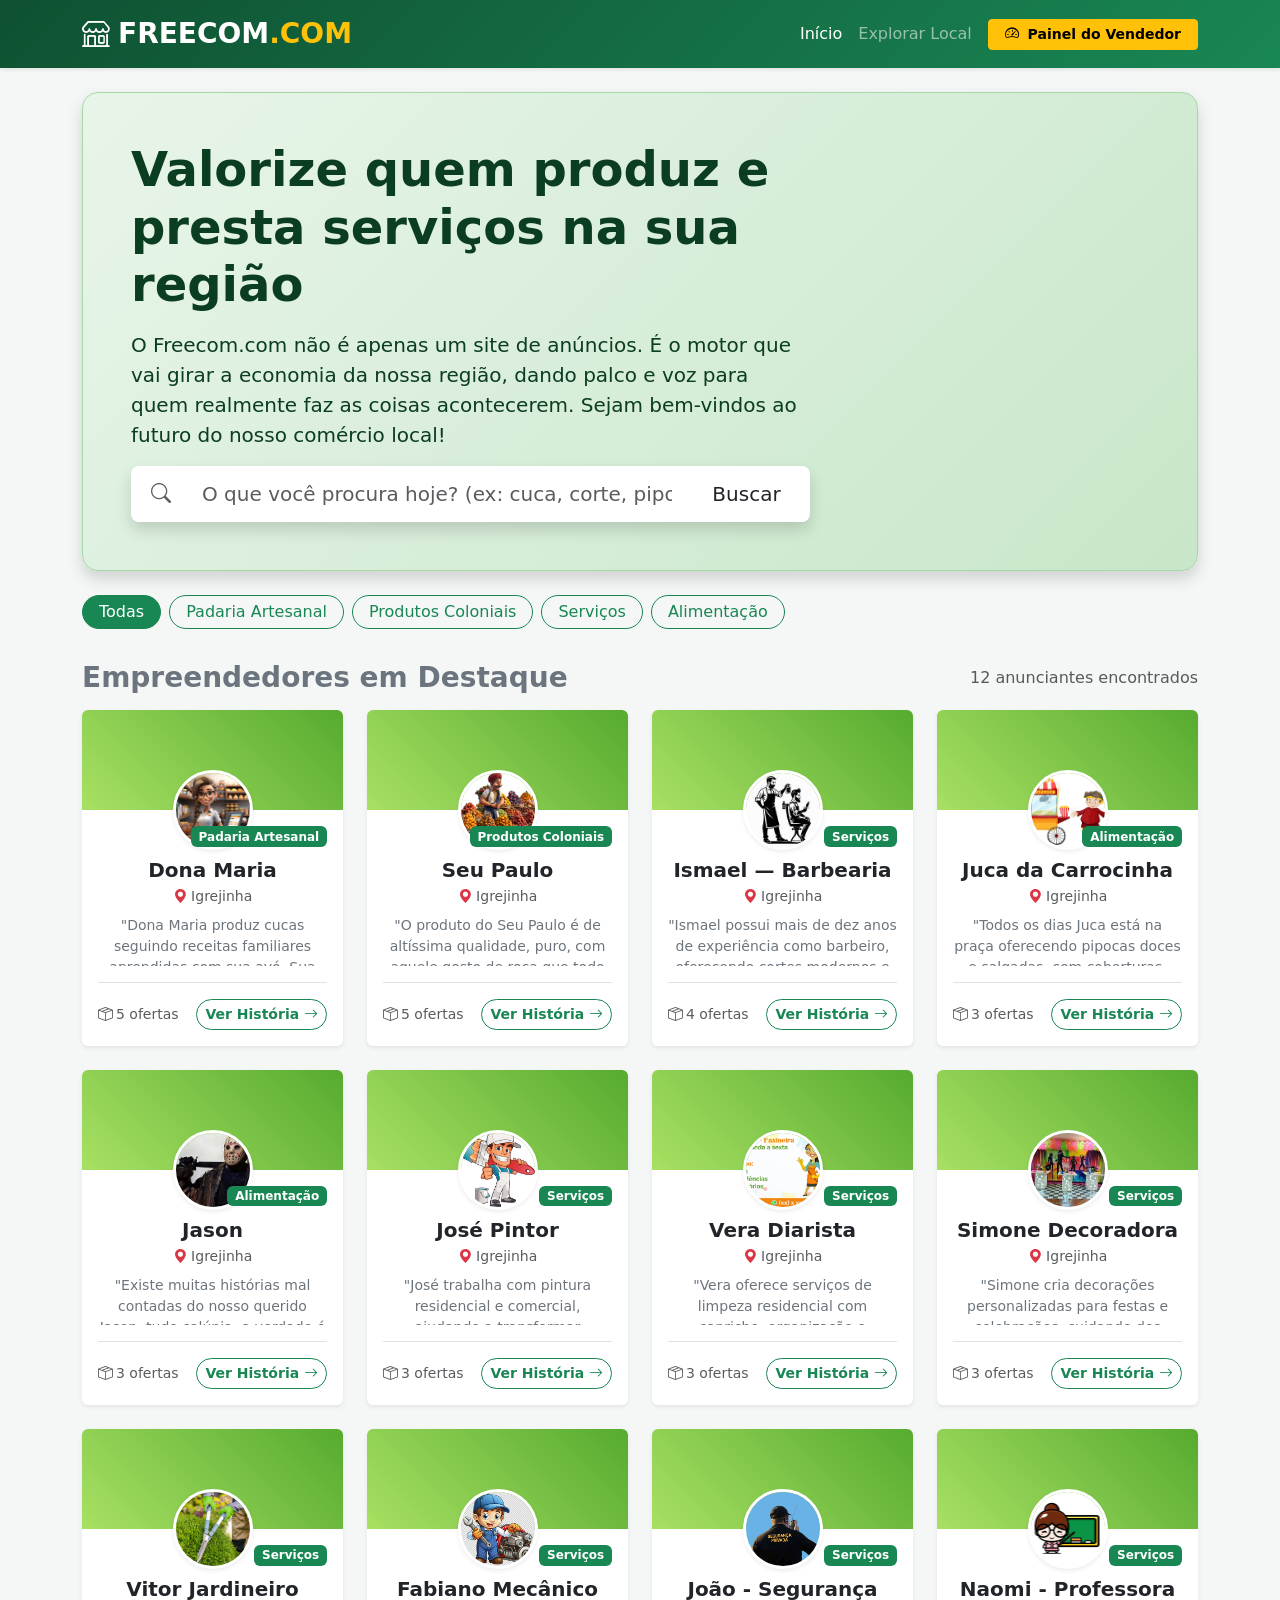
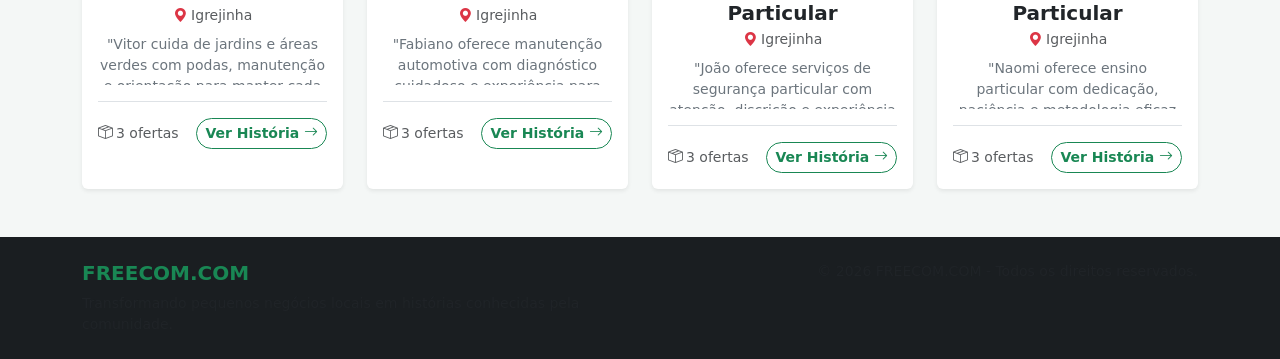
<file: index.html>
<!DOCTYPE html>
<html lang="pt-BR">
<head>
  <meta charset="UTF-8">
  <meta name="viewport" content="width=device-width, initial-scale=1.0">
  <title>FREECOM.COM - O Marketplace da Economia Local</title>
  <!-- Bootstrap 5 CSS -->
  <link href="https://cdn.jsdelivr.net/npm/bootstrap@5.3.0/dist/css/bootstrap.min.css" rel="stylesheet">
  <!-- Bootstrap Icons -->
  <link rel="stylesheet" href="https://cdn.jsdelivr.net/npm/bootstrap-icons@1.11.1/font/bootstrap-icons.css">
  <!-- Estilos Personalizados -->
  <link rel="stylesheet" href="style.css">

</head>
<body class="home-page">

  <!-- Navbar -->
  <nav class="navbar navbar-expand-lg navbar-dark bg-freecom sticky-top shadow-sm">
    <div class="container">
      <a class="navbar-brand fw-bold fs-3" href="index.html">
        <i class="bi bi-shop me-2"></i><span class="text-site-blue">FREECOM</span><span class="text-warning">.COM</span>
      </a>
      <button class="navbar-toggler" type="button" data-bs-toggle="collapse" data-bs-target="#navContent">
        <span class="navbar-toggler-icon"></span>
      </button>
      <div class="collapse navbar-collapse" id="navContent">
        <ul class="navbar-nav ms-auto mb-2 mb-lg-0 align-items-center">
          <li class="nav-item"><a class="nav-link active" href="index.html">Início</a></li>
          <li class="nav-item"><a class="nav-link" href="#anunciantes">Explorar Local</a></li>
          <li class="nav-item ms-lg-2">
            <a class="btn btn-warning fw-semibold btn-sm px-3" href="dashboard.html">
              <i class="bi bi-speedometer2 me-1"></i> Painel do Vendedor
            </a>
          </li>
        </ul>
      </div>
    </div>
  </nav>

  <!-- Hero Section -->
  <header class="container my-4">
    <div class="hero-banner p-4 p-md-5 shadow">
      <div class="col-lg-8">
        <h1 class="display-5 fw-bold mb-3">Valorize quem produz e presta serviços na sua região</h1>
        <p class="lead">O Freecom.com não é apenas um site de anúncios. É o motor que vai girar a economia da nossa região, dando palco e voz para quem realmente faz as coisas acontecerem. Sejam bem-vindos ao futuro do nosso comércio local!</p>
        
        <!-- Barra de Pesquisa -->
        <div class="input-group input-group-lg bg-white rounded-3 p-1 shadow">
          <span class="input-group-text bg-white border-0"><i class="bi bi-search text-muted"></i></span>
          <input type="text" id="searchInput" class="form-control border-0 shadow-none" placeholder="O que você procura hoje? (ex: cuca, corte, pipoca...)">
          <button class="btn btn-freecom rounded-3 px-4" onclick="filtrar()">Buscar</button>
        </div>
      </div>
    </div>
  </header>

  <!-- Categorias & Filtros -->
  <section class="container mb-4">
    <div class="d-flex gap-2 overflow-x-auto pb-2" id="categoryFilters">
      <button class="btn btn-outline-success active rounded-pill px-3 py-1 btn-filter" onclick="filtrarCategoria('todas', this)">Todas</button>
      <button class="btn btn-outline-success rounded-pill px-3 py-1 btn-filter" onclick="filtrarCategoria('Padaria Artesanal', this)">Padaria Artesanal</button>
      <button class="btn btn-outline-success rounded-pill px-3 py-1 btn-filter" onclick="filtrarCategoria('Produtos Coloniais', this)">Produtos Coloniais</button>
      <button class="btn btn-outline-success rounded-pill px-3 py-1 btn-filter" onclick="filtrarCategoria('Serviços', this)">Serviços</button>
      <button class="btn btn-outline-success rounded-pill px-3 py-1 btn-filter" onclick="filtrarCategoria('Alimentação', this)">Alimentação</button>
    </div>
  </section>

  <!-- Grid de Anunciantes -->
  <main class="container mb-5" id="anunciantes">
    <div class="d-flex justify-content-between align-items-center mb-3">
      <h3 class="fw-bold mb-0 text-secondary">Empreendedores em Destaque</h3>
      <span class="text-muted" id="totalCount"></span>
    </div>

    <div class="row g-4" id="announcersGrid">
      <!-- Cards injetados via JS -->
    </div>
  </main>

  <!-- Footer -->
  <footer class="bg-dark text-light py-4 mt-auto">
    <div class="container text-center text-md-start">
      <div class="row gy-3">
        <div class="col-md-6">
          <h5 class="fw-bold text-success">FREECOM.COM</h5>
          <p class="small text-muted mb-0">Transformando pequenos negócios locais em histórias conhecidas pela comunidade.</p>
        </div>
        <div class="col-md-6 text-md-end">
          <p class="small text-muted mb-0">&copy; 2026 FREECOM.COM - Todos os direitos reservados.</p>
        </div>
      </div>
    </div>
  </footer>

  <!-- Scripts -->
  <script src="data.js"></script>
  <script>
    let categoriaAtual = 'todas';

    function renderCards(lista) {
      const grid = document.getElementById('announcersGrid');
      const countEl = document.getElementById('totalCount');
      grid.innerHTML = '';

      countEl.innerText = `${lista.length} anunciantes encontrados`;

      if (lista.length === 0) {
        grid.innerHTML = `
          <div class="col-12 text-center py-5">
            <i class="bi bi-emoji-frown fs-1 text-muted"></i>
            <p class="mt-2 text-muted">Nenhum empreendedor ou serviço encontrado com estes termos.</p>
          </div>`;
        return;
      }

      lista.forEach(item => {
        const cardHtml = `
          <div class="col-12 col-md-6 col-lg-3">
            <div class="card card-announcer h-100 shadow-sm overflow-hidden">
              <div style="height: 100px; background: linear-gradient(45deg, #a8e063, #56ab2f);"></div>
              <div class="card-body text-center pt-0 position-relative">
                <img src="${encodeURI(item.foto)}" class="avatar-img shadow-sm mb-2" alt="${item.nome}">
                <span class="badge bg-success position-absolute top-0 end-0 m-3">${item.categoria}</span>
                <h5 class="card-title fw-bold mb-1">${item.nome}</h5>
                <p class="text-muted small mb-2"><i class="bi bi-geo-alt-fill text-danger"></i> ${item.cidade}</p>
                <p class="card-text text-secondary small text-truncate-3" style="height: 3.6em; overflow: hidden;">
                  "${item.historia}"
                </p>
                <div class="border-top pt-3 mt-2 d-flex justify-content-between align-items-center">
                  <span class="small text-muted"><i class="bi bi-box-seam me-1"></i>${item.itens.length} ofertas</span>
                  <a href="vendedor.html?id=${item.id}" class="btn btn-outline-success btn-sm fw-semibold rounded-pill">
                    Ver História <i class="bi bi-arrow-right"></i>
                  </a>
                </div>
              </div>
            </div>
          </div>
        `;
        grid.innerHTML += cardHtml;
      });
    }

    function filtrar() {
      const termo = document.getElementById('searchInput').value.toLowerCase();
      const todos = getAnunciantes();

      const filtrados = todos.filter(a => {
        const bateCategoria = categoriaAtual === 'todas' || a.categoria === categoriaAtual;
        const bateTexto = a.nome.toLowerCase().includes(termo) ||
                          a.historia.toLowerCase().includes(termo) ||
                          a.itens.some(i => i.nome.toLowerCase().includes(termo));
        return bateCategoria && bateTexto;
      });

      renderCards(filtrados);
    }

    function filtrarCategoria(cat, btn) {
      categoriaAtual = cat;
      document.querySelectorAll('.btn-filter').forEach(b => b.classList.remove('active', 'btn-success', 'text-white'));
      btn.classList.add('active');
      filtrar();
    }

    document.getElementById('searchInput').addEventListener('keyup', filtrar);

    document.addEventListener('DOMContentLoaded', () => {
      renderCards(getAnunciantes());
    });
  </script>
  <script src="https://cdn.jsdelivr.net/npm/bootstrap@5.3.0/dist/js/bootstrap.bundle.min.js"></script>
</body>
</html>
</file>
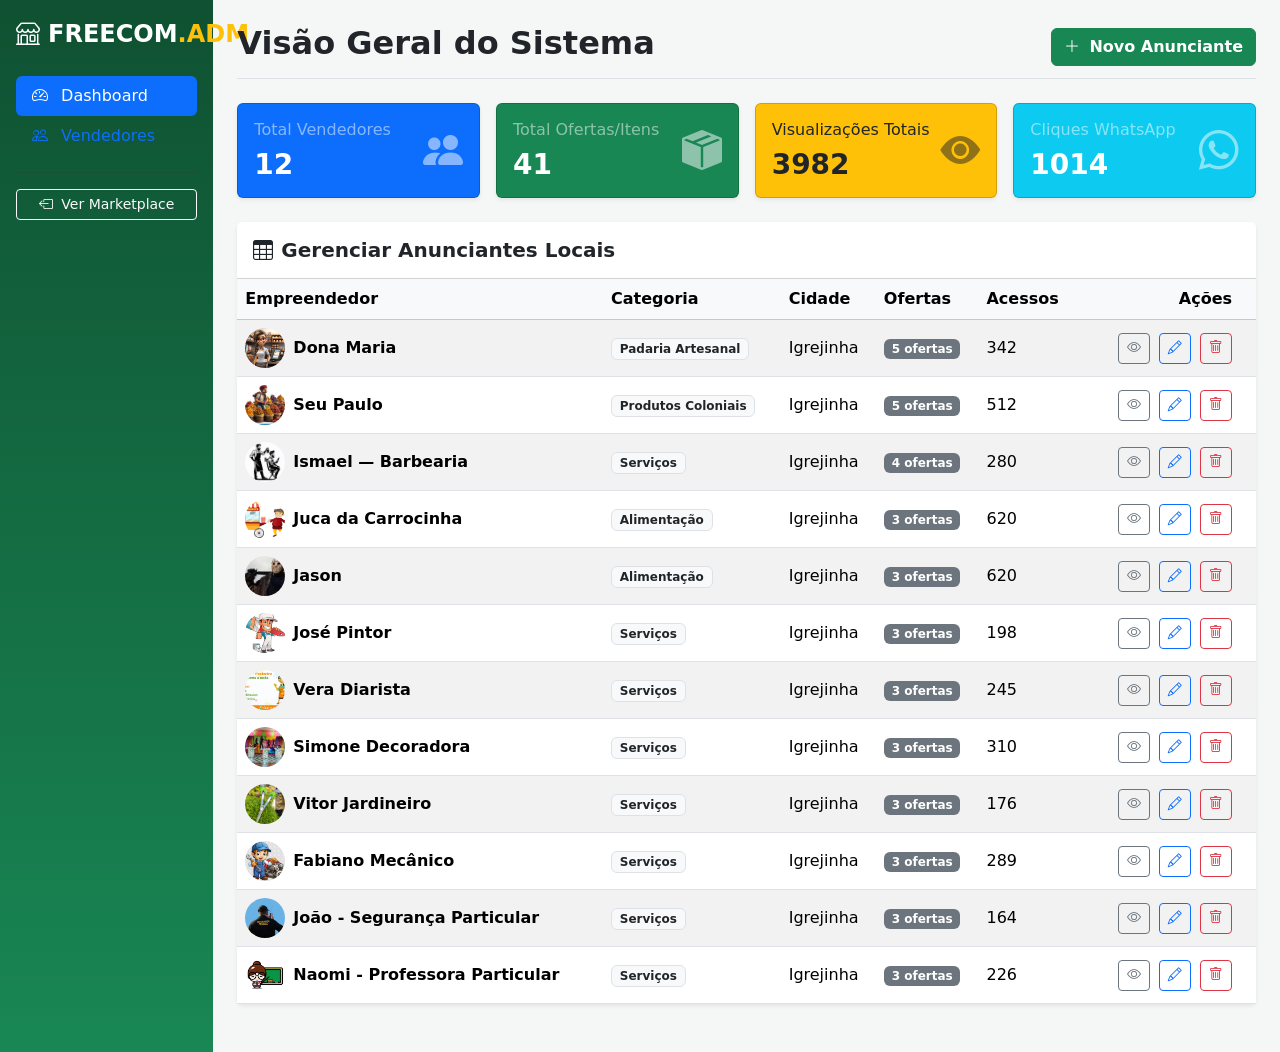
<file: dashboard.html>
<!DOCTYPE html>
<html lang="pt-BR">
<head>
  <meta charset="UTF-8">
  <meta name="viewport" content="width=device-width, initial-scale=1.0">
  <title>FREECOM.COM - Painel Administrativo</title>
  <link href="https://cdn.jsdelivr.net/npm/bootstrap@5.3.0/dist/css/bootstrap.min.css" rel="stylesheet">
  <link rel="stylesheet" href="https://cdn.jsdelivr.net/npm/bootstrap-icons@1.11.1/font/bootstrap-icons.css">
  <!-- Estilos Personalizados -->
  <link rel="stylesheet" href="style.css">
</head>
<body>

  <div class="container-fluid">
    <div class="row">
      <!-- Sidebar -->
      <nav class="col-md-3 col-lg-2 d-md-block sidebar collapse p-3">
        <a href="index.html" class="d-flex align-items-center mb-4 text-white text-decoration-none fs-4 fw-bold">
          <i class="bi bi-shop me-2"></i> FREECOM<span class="text-warning">.ADM</span>
        </a>
        <ul class="nav nav-pills flex-column mb-auto">
          <li class="nav-item">
            <a href="dashboard.html" class="nav-link active"><i class="bi bi-speedometer2 me-2"></i> Dashboard</a>
          </li>
          <li>
            <a href="#vendedoresSection" class="nav-link"><i class="bi bi-people me-2"></i> Vendedores</a>
          </li>
        </ul>
        <hr>
        <a href="index.html" class="btn btn-outline-light w-100 btn-sm"><i class="bi bi-box-arrow-left me-1"></i> Ver Marketplace</a>
      </nav>

      <!-- Conteúdo Principal -->
      <main class="col-md-9 ms-sm-auto col-lg-10 px-md-4 py-4">
        <div class="d-flex justify-content-between flex-wrap flex-md-nowrap align-items-center pb-2 mb-4 border-bottom">
          <h1 class="h2 text-dark fw-bold">Visão Geral do Sistema</h1>
          <button class="btn btn-success fw-bold" onclick="abrirModalVendedor()"><i class="bi bi-plus-lg me-1"></i> Novo Anunciante</button>
        </div>

        <!-- Cards de Estatísticas -->
        <div class="row g-3 mb-4">
          <div class="col-12 col-sm-6 col-xl-3">
            <div class="card stat-card bg-primary text-white p-3 shadow-sm">
              <div class="d-flex justify-content-between align-items-center">
                <div>
                  <h6 class="text-white-50">Total Vendedores</h6>
                  <h3 class="fw-bold mb-0" id="dashTotalVendedores">0</h3>
                </div>
                <i class="bi bi-people-fill fs-1 opacity-50"></i>
              </div>
            </div>
          </div>

          <div class="col-12 col-sm-6 col-xl-3">
            <div class="card stat-card bg-success text-white p-3 shadow-sm">
              <div class="d-flex justify-content-between align-items-center">
                <div>
                  <h6 class="text-white-50">Total Ofertas/Itens</h6>
                  <h3 class="fw-bold mb-0" id="dashTotalItens">0</h3>
                </div>
                <i class="bi bi-box-seam-fill fs-1 opacity-50"></i>
              </div>
            </div>
          </div>

          <div class="col-12 col-sm-6 col-xl-3">
            <div class="card stat-card bg-warning text-dark p-3 shadow-sm">
              <div class="d-flex justify-content-between align-items-center">
                <div>
                  <h6 class="text-dark-50">Visualizações Totais</h6>
                  <h3 class="fw-bold mb-0" id="dashTotalAcessos">0</h3>
                </div>
                <i class="bi bi-eye-fill fs-1 opacity-50"></i>
              </div>
            </div>
          </div>

          <div class="col-12 col-sm-6 col-xl-3">
            <div class="card stat-card bg-info text-white p-3 shadow-sm">
              <div class="d-flex justify-content-between align-items-center">
                <div>
                  <h6 class="text-white-50">Cliques WhatsApp</h6>
                  <h3 class="fw-bold mb-0" id="dashTotalWhats">0</h3>
                </div>
                <i class="bi bi-whatsapp fs-1 opacity-50"></i>
              </div>
            </div>
          </div>
        </div>

        <!-- Tabela CRUD de Vendedores -->
        <div class="card border-0 shadow-sm mb-4" id="vendedoresSection">
          <div class="card-header bg-white py-3">
            <h5 class="fw-bold mb-0 text-dark"><i class="bi bi-table me-2"></i>Gerenciar Anunciantes Locais</h5>
          </div>
          <div class="card-body p-0">
            <div class="table-responsive">
              <table class="table table-striped align-middle mb-0">
                <thead class="table-light">
                  <tr>
                    <th>Empreendedor</th>
                    <th>Categoria</th>
                    <th>Cidade</th>
                    <th>Ofertas</th>
                    <th>Acessos</th>
                    <th class="text-end px-4">Ações</th>
                  </tr>
                </thead>
                <tbody id="tabelaAdminVendedores">
                  <!-- Injetado por JS -->
                </tbody>
              </table>
            </div>
          </div>
        </div>
      </main>
    </div>
  </div>

  <!-- Modal Cadastro/Edição -->
  <div class="modal fade" id="modalVendedor" tabindex="-1">
    <div class="modal-dialog modal-lg">
      <div class="modal-content">
        <div class="modal-header bg-success text-white">
          <h5 class="modal-title fw-bold" id="modalVendedorTitle">Cadastrar Anunciante</h5>
          <button type="button" class="btn-close btn-close-white" data-bs-dismiss="modal"></button>
        </div>
        <div class="modal-body">
          <form id="formVendedor">
            <input type="hidden" id="vendedorId">
            <div class="row g-3">
              <div class="col-md-6">
                <label class="form-label fw-semibold">Nome Completo / Estabelecimento</label>
                <input type="text" id="inputNome" class="form-control" required placeholder="Ex: Dona Maria - Cucas">
              </div>
              <div class="col-md-6">
                <label class="form-label fw-semibold">Categoria</label>
                <select id="selectCategoria" class="form-select" required>
                  <option value="Padaria Artesanal">Padaria Artesanal</option>
                  <option value="Produtos Coloniais">Produtos Coloniais</option>
                  <option value="Serviços">Serviços</option>
                  <option value="Alimentação">Alimentação</option>
                </select>
              </div>
              <div class="col-md-6">
                <label class="form-label fw-semibold">Cidade/Região</label>
                <input type="text" id="inputCidade" class="form-control" required value="Igrejinha">
              </div>
              <div class="col-md-6">
                <label class="form-label fw-semibold">WhatsApp (somente números)</label>
                <input type="text" id="inputWhatsapp" class="form-control" required placeholder="5551999999999">
              </div>
              <div class="col-12">
                <label class="form-label fw-semibold">URL da Foto de Perfil</label>
                <input type="url" id="inputFoto" class="form-control" required placeholder="https://exemplo.com/foto.jpg">
              </div>
              <div class="col-12">
                <label class="form-label fw-semibold">História Pessoal / Origem do Negócio</label>
                <textarea id="inputHistoria" class="form-control" rows="3" required placeholder="Conte a trajetória do vendedor..."></textarea>
              </div>
            </div>
          </form>
        </div>
        <div class="modal-footer">
          <button type="button" class="btn btn-secondary" data-bs-dismiss="modal">Cancelar</button>
          <button type="button" class="btn btn-success fw-bold" onclick="salvarVendedor()">Salvar Registro</button>
        </div>
      </div>
    </div>
  </div>

  <!-- Scripts -->
  <script src="data.js"></script>
  <script src="https://cdn.jsdelivr.net/npm/bootstrap@5.3.0/dist/js/bootstrap.bundle.min.js"></script>
  <script>
    let bsModal = null;

    function atualizarDashboard() {
      const lista = getAnunciantes();

      const totalVendedores = lista.length;
      const totalItens = lista.reduce((acc, curr) => acc + (curr.itens ? curr.itens.length : 0), 0);
      const totalAcessos = lista.reduce((acc, curr) => acc + (curr.estatisticas ? curr.estatisticas.acessos : 0), 0);
      const totalWhats = lista.reduce((acc, curr) => acc + (curr.estatisticas ? curr.estatisticas.cliquesWhatsapp : 0), 0);

      document.getElementById('dashTotalVendedores').innerText = totalVendedores;
      document.getElementById('dashTotalItens').innerText = totalItens;
      document.getElementById('dashTotalAcessos').innerText = totalAcessos;
      document.getElementById('dashTotalWhats').innerText = totalWhats;

      const tabela = document.getElementById('tabelaAdminVendedores');
      tabela.innerHTML = '';

      lista.forEach(item => {
        tabela.innerHTML += `
          <tr>
            <td>
              <div class="d-flex align-items-center">
                <img src="${item.foto}" class="rounded-circle me-2" style="width:40px; height:40px; object-fit:cover;">
                <span class="fw-semibold">${item.nome}</span>
              </div>
            </td>
            <td><span class="badge bg-light text-dark border">${item.categoria}</span></td>
            <td>${item.cidade}</td>
            <td><span class="badge bg-secondary">${item.itens.length} ofertas</span></td>
            <td>${item.estatisticas.acessos}</td>
            <td class="text-end px-4">
              <a href="vendedor.html?id=${item.id}" target="_blank" class="btn btn-sm btn-outline-secondary me-1"><i class="bi bi-eye"></i></a>
              <button class="btn btn-sm btn-outline-primary me-1" onclick="editarVendedor('${item.id}')"><i class="bi bi-pencil"></i></button>
              <button class="btn btn-sm btn-outline-danger" onclick="excluirVendedor('${item.id}')"><i class="bi bi-trash"></i></button>
            </td>
          </tr>
        `;
      });
    }

    function abrirModalVendedor() {
      document.getElementById('formVendedor').reset();
      document.getElementById('vendedorId').value = '';
      document.getElementById('modalVendedorTitle').innerText = 'Cadastrar Anunciante';
      bsModal.show();
    }

    function editarVendedor(id) {
      const lista = getAnunciantes();
      const item = lista.find(v => v.id === id);
      if (!item) return;

      document.getElementById('vendedorId').value = item.id;
      document.getElementById('inputNome').value = item.nome;
      document.getElementById('selectCategoria').value = item.categoria;
      document.getElementById('inputCidade').value = item.cidade;
      document.getElementById('inputWhatsapp').value = item.whatsapp;
      document.getElementById('inputFoto').value = item.foto;
      document.getElementById('inputHistoria').value = item.historia;

      document.getElementById('modalVendedorTitle').innerText = 'Editar Anunciante';
      bsModal.show();
    }

    function salvarVendedor() {
      const id = document.getElementById('vendedorId').value;
      const nome = document.getElementById('inputNome').value;
      const categoria = document.getElementById('selectCategoria').value;
      const cidade = document.getElementById('inputCidade').value;
      const whatsapp = document.getElementById('inputWhatsapp').value;
      const foto = document.getElementById('inputFoto').value;
      const historia = document.getElementById('inputHistoria').value;

      if (!nome || !whatsapp || !foto || !historia) {
        alert('Por favor, preencha todos os campos obrigatórios!');
        return;
      }

      let lista = getAnunciantes();

      if (id) {
        const index = lista.findIndex(v => v.id === id);
        if (index !== -1) {
          lista[index].nome = nome;
          lista[index].categoria = categoria;
          lista[index].cidade = cidade;
          lista[index].whatsapp = whatsapp;
          lista[index].foto = foto;
          lista[index].historia = historia;
        }
      } else {
        const novoId = nome.toLowerCase().replace(/[^a-z0-9]/g, '-');
        const novoVendedor = {
          id: novoId,
          nome,
          categoria,
          tipo: categoria === 'Serviços' ? 'servico' : 'produto',
          cidade,
          whatsapp,
          foto,
          historia,
          estatisticas: { acessos: 0, cliquesWhatsapp: 0, favoritos: 0 },
          itens: []
        };
        lista.push(novoVendedor);
      }

      saveAnunciantes(lista);
      bsModal.hide();
      atualizarDashboard();
    }

    function excluirVendedor(id) {
      if (confirm('Tem certeza que deseja excluir este anunciante?')) {
        let lista = getAnunciantes();
        lista = lista.filter(v => v.id !== id);
        saveAnunciantes(lista);
        atualizarDashboard();
      }
    }

    document.addEventListener('DOMContentLoaded', () => {
      bsModal = new bootstrap.Modal(document.getElementById('modalVendedor'));
      atualizarDashboard();
    });
  </script>
</body>
</html>
</file>
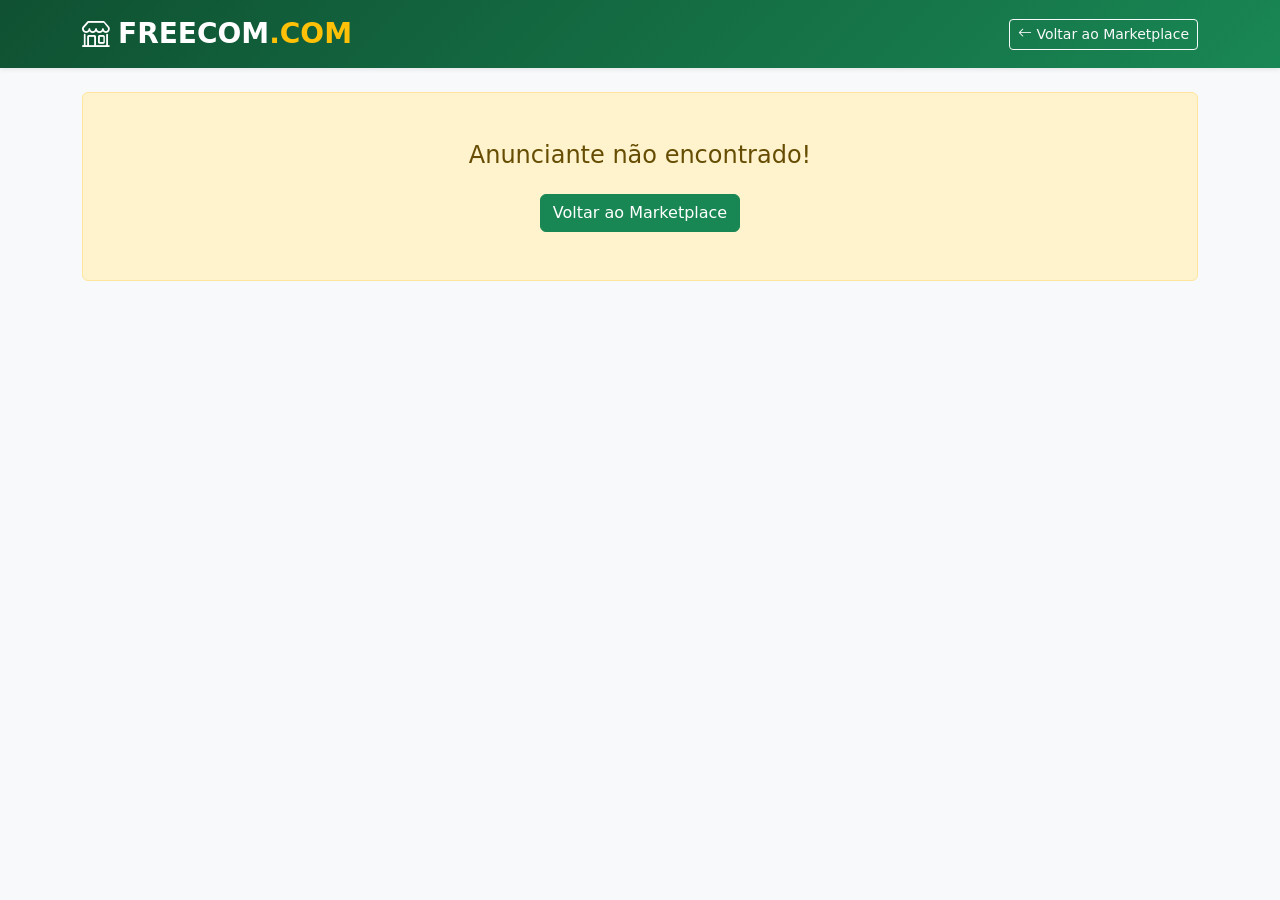
<file: vendedor.html>
<!DOCTYPE html>
<html lang="pt-BR">
<head>
  <meta charset="UTF-8">
  <meta name="viewport" content="width=device-width, initial-scale=1.0">
  <title>FREECOM.COM - História do Empreendedor</title>
  <!-- Bootstrap 5 CSS -->
  <link href="https://cdn.jsdelivr.net/npm/bootstrap@5.3.0/dist/css/bootstrap.min.css" rel="stylesheet">
  <link rel="stylesheet" href="https://cdn.jsdelivr.net/npm/bootstrap-icons@1.11.1/font/bootstrap-icons.css">
  <!-- Estilos Personalizados -->
  <link rel="stylesheet" href="style.css">
</head>
<body class="bg-light">

  <!-- Navbar -->
  <nav class="navbar navbar-expand-lg navbar-dark bg-freecom sticky-top shadow-sm">
    <div class="container">
      <a class="navbar-brand fw-bold fs-3" href="index.html">
        <i class="bi bi-shop me-2"></i>FREECOM<span class="text-warning">.COM</span>
      </a>
      <a class="btn btn-outline-light btn-sm" href="index.html"><i class="bi bi-arrow-left"></i> Voltar ao Marketplace</a>
    </div>
  </nav>

  <main class="container my-4" id="mainContainer">
    <!-- Informações do Anunciante -->
    <div class="card border-0 shadow-sm rounded-4 overflow-hidden mb-4">
      <div class="profile-cover"></div>
      <div class="card-body px-4 pb-4">
        <div class="d-flex flex-column flex-md-row align-items-center align-items-md-end text-center text-md-start mb-3">
          <img id="vendedorFoto" src="" class="profile-avatar shadow mb-3 mb-md-0 me-md-4" alt="Foto Vendedor">
          <div class="flex-grow-1">
            <span id="vendedorCategoria" class="badge bg-success mb-2"></span>
            <h2 id="vendedorNome" class="fw-bold mb-1"></h2>
            <p class="text-muted mb-0"><i class="bi bi-geo-alt-fill text-danger me-1"></i><span id="vendedorCidade"></span></p>
          </div>
          <div class="mt-3 mt-md-0">
            <button id="btnWhatsappHeader" class="btn btn-whatsapp btn-lg fw-bold rounded-pill px-4 shadow-sm" onclick="registrarCliqueWhats()">
              <i class="bi bi-whatsapp me-2"></i>Falar no WhatsApp
            </button>
          </div>
        </div>

        <hr class="my-4">

        <div class="row gy-4">
          <!-- História e Origem -->
          <div class="col-lg-8">
            <h4 class="fw-bold text-success mb-3"><i class="bi bi-book me-2"></i>Nossa História & Origem</h4>
            <p id="vendedorHistoria" class="lead text-secondary fs-6" style="line-height: 1.8;"></p>
            
            <h4 class="fw-bold text-success mt-4 mb-3"><i class="bi bi-grid-fill me-2"></i>Produtos & Serviços Oferecidos</h4>
            <div class="table-responsive">
              <table class="table table-hover align-middle border">
                <thead class="table-light">
                  <tr>
                    <th>Item</th>
                    <th class="text-end">Preço Estimado</th>
                    <th class="text-center">Ação</th>
                  </tr>
                </thead>
                <tbody id="tabelaItens">
                  <!-- Injetado por JS -->
                </tbody>
              </table>
            </div>
          </div>

          <!-- Card do QR Code & Estatísticas -->
          <div class="col-lg-4">
            <div class="card border-0 bg-white shadow-sm p-3 text-center mb-4 rounded-3">
              <h5 class="fw-bold text-dark mb-2"><i class="bi bi-qr-code me-2"></i>QR Code do Empreendedor</h5>
              <p class="small text-muted mb-3">Escaneie para acessar ou compartilhar este perfil diretamente</p>
              <div class="bg-light p-3 rounded-3 d-inline-block mx-auto mb-2">
                <img id="qrCodeImg" src="" alt="QR Code" class="img-fluid" style="max-width: 180px;">
              </div>
              <p class="small fw-semibold text-success mb-0" id="qrCodeUrlText"></p>
            </div>

            <!-- Card de Estatísticas Públicas -->
            <div class="card border-0 bg-white shadow-sm p-3 rounded-3">
              <h6 class="fw-bold text-muted mb-3"><i class="bi bi-graph-up me-2"></i>Engajamento na Plataforma</h6>
              <div class="d-flex justify-content-between align-items-center mb-2">
                <span class="small text-muted"><i class="bi bi-eye me-1"></i> Visualizações:</span>
                <span class="fw-bold" id="statAcessos">0</span>
              </div>
              <div class="d-flex justify-content-between align-items-center">
                <span class="small text-muted"><i class="bi bi-chat-dots me-1"></i> Contatos no WhatsApp:</span>
                <span class="fw-bold text-success" id="statWhats">0</span>
              </div>
            </div>
          </div>
        </div>
      </div>
    </div>
  </main>

  <script src="data.js"></script>
  <script>
    let vendedorAtual = null;

    function carregarPerfil() {
      const urlParams = new URLSearchParams(window.location.search);
      const id = urlParams.get('id');
      const lista = getAnunciantes();
      
      vendedorAtual = lista.find(v => v.id === id);

      if (!vendedorAtual) {
        document.getElementById('mainContainer').innerHTML = `
          <div class="alert alert-warning text-center py-5">
            <h4>Anunciante não encontrado!</h4>
            <a href="index.html" class="btn btn-success mt-3">Voltar ao Marketplace</a>
          </div>`;
        return;
      }

      vendedorAtual.estatisticas.acessos = (vendedorAtual.estatisticas.acessos || 0) + 1;
      saveAnunciantes(lista);

      document.title = `${vendedorAtual.nome} - FREECOM.COM`;
      document.getElementById('vendedorFoto').src = encodeURI(vendedorAtual.foto);
      document.getElementById('vendedorNome').innerText = vendedorAtual.nome;
      document.getElementById('vendedorCategoria').innerText = vendedorAtual.categoria;
      document.getElementById('vendedorCidade').innerText = vendedorAtual.cidade;
      document.getElementById('vendedorHistoria').innerText = vendedorAtual.historia;
      
      document.getElementById('statAcessos').innerText = vendedorAtual.estatisticas.acessos;
      document.getElementById('statWhats').innerText = vendedorAtual.estatisticas.cliquesWhatsapp;

      const currentUrl = window.location.href;
      document.getElementById('qrCodeImg').src = `https://api.qrserver.com/v1/create-qr-code/?size=200x200&data=${encodeURIComponent(currentUrl)}`;
      document.getElementById('qrCodeUrlText').innerText = `freecom.com/${vendedorAtual.id}`;

      const tabela = document.getElementById('tabelaItens');
      tabela.innerHTML = '';
      vendedorAtual.itens.forEach(item => {
        tabela.innerHTML += `
          <tr>
            <td class="fw-semibold">${item.nome}</td>
            <td class="text-end text-success fw-bold">R$ ${item.preco.toFixed(2).replace('.', ',')}</td>
            <td class="text-center">
              <button class="btn btn-sm btn-outline-success rounded-pill" onclick="registrarCliqueWhats('${item.nome}')">
                <i class="bi bi-whatsapp"></i> Pedir
              </button>
            </td>
          </tr>`;
      });
    }

    function registrarCliqueWhats(nomeItem = '') {
      if (!vendedorAtual) return;

      const lista = getAnunciantes();
      const index = lista.findIndex(v => v.id === vendedorAtual.id);
      if (index !== -1) {
        lista[index].estatisticas.cliquesWhatsapp = (lista[index].estatisticas.cliquesWhatsapp || 0) + 1;
        saveAnunciantes(lista);
      }

      let mensagem = `Olá ${vendedorAtual.nome}, vi seu perfil no FREECOM.COM!`;
      if (nomeItem) {
        mensagem += ` Tenho interesse no item: *${nomeItem}*.`;
      }
      const linkWhats = `https://wa.me/${vendedorAtual.whatsapp}?text=${encodeURIComponent(mensagem)}`;
      window.open(linkWhats, '_blank');
    }

    document.addEventListener('DOMContentLoaded', carregarPerfil);
  </script>
</body>
</html>
</file>
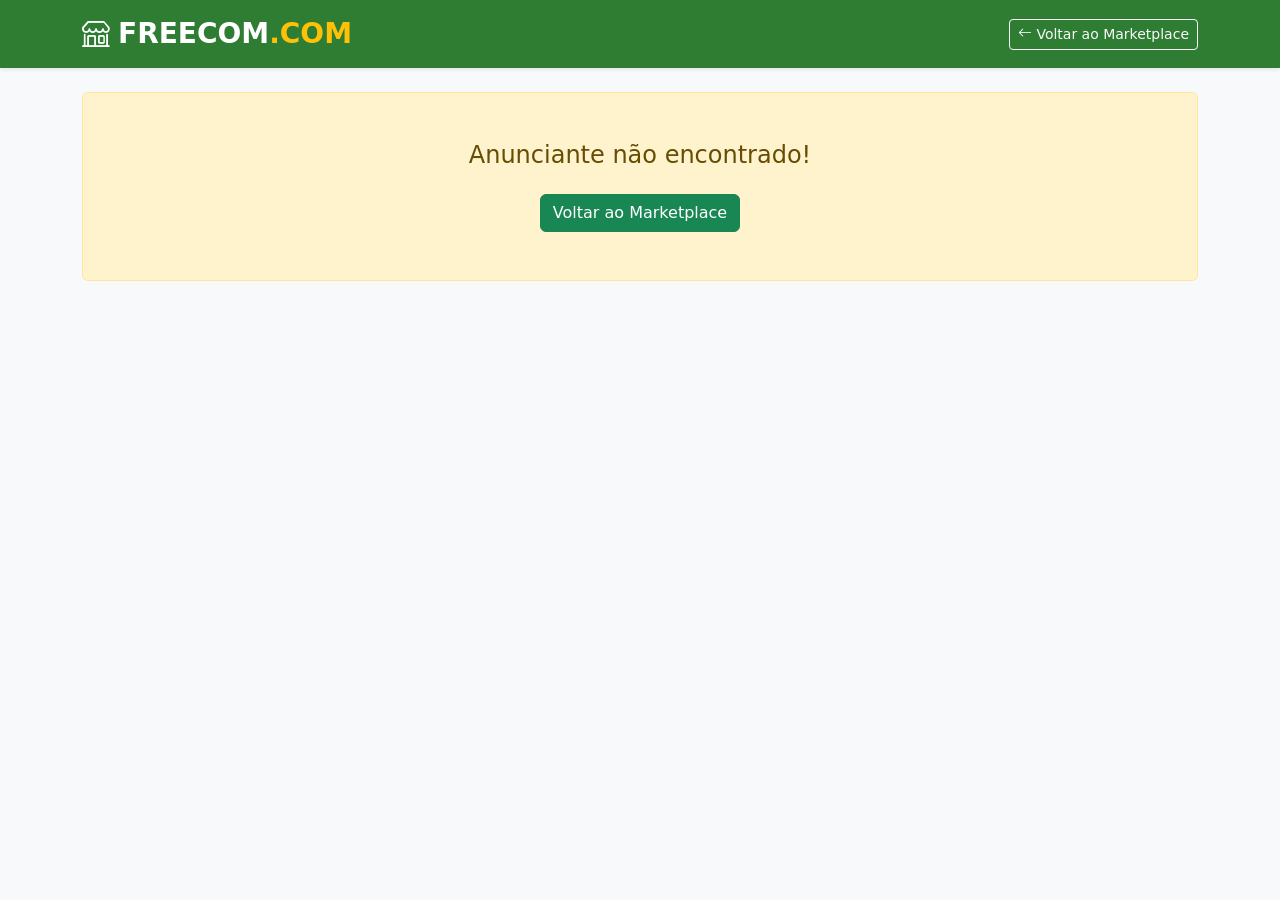
<file: pages/vendedor.html>
<!DOCTYPE html>
<html lang="pt-BR">
<head>
  <meta charset="UTF-8">
  <meta name="viewport" content="width=device-width, initial-scale=1.0">
  <title>FREECOM.COM - História do Empreendedor</title>
  <!-- Bootstrap 5 CSS -->
  <link href="https://cdn.jsdelivr.net/npm/bootstrap@5.3.0/dist/css/bootstrap.min.css" rel="stylesheet">
  <link rel="stylesheet" href="https://cdn.jsdelivr.net/npm/bootstrap-icons@1.11.1/font/bootstrap-icons.css">
  <style>
    :root { --primary-color: #2e7d32; }
    .bg-freecom { background-color: var(--primary-color); }
    .profile-cover { height: 200px; background: linear-gradient(135deg, #a8e063, #56ab2f); border-radius: 16px; }
    .profile-avatar { width: 140px; height: 140px; object-fit: cover; border-radius: 50%; border: 4px solid #fff; margin-top: -70px; }
    .btn-whatsapp { background-color: #25d366; color: white; border: none; }
    .btn-whatsapp:hover { background-color: #128c7e; color: white; }
  </style>
</head>
<body class="bg-light">

  <!-- Navbar -->
  <nav class="navbar navbar-expand-lg navbar-dark bg-freecom sticky-top shadow-sm">
    <div class="container">
      <a class="navbar-brand fw-bold fs-3" href="../index.html">
        <i class="bi bi-shop me-2"></i>FREECOM<span class="text-warning">.COM</span>
      </a>
      <a class="btn btn-outline-light btn-sm" href="../index.html"><i class="bi bi-arrow-left"></i> Voltar ao Marketplace</a>
    </div>
  </nav>

  <main class="container my-4" id="mainContainer">
    <!-- Informações do Anunciante -->
    <div class="card border-0 shadow-sm rounded-4 overflow-hidden mb-4">
      <div class="profile-cover"></div>
      <div class="card-body px-4 pb-4">
        <div class="d-flex flex-column flex-md-row align-items-center align-items-md-end text-center text-md-start mb-3">
          <img id="vendedorFoto" src="" class="profile-avatar shadow mb-3 mb-md-0 me-md-4" alt="Foto Vendedor">
          <div class="flex-grow-1">
            <span id="vendedorCategoria" class="badge bg-success mb-2"></span>
            <h2 id="vendedorNome" class="fw-bold mb-1"></h2>
            <p class="text-muted mb-0"><i class="bi bi-geo-alt-fill text-danger me-1"></i><span id="vendedorCidade"></span></p>
          </div>
          <div class="mt-3 mt-md-0">
            <button id="btnWhatsappHeader" class="btn btn-whatsapp btn-lg fw-bold rounded-pill px-4 shadow-sm" onclick="registrarCliqueWhats()">
              <i class="bi bi-whatsapp me-2"></i>Falar no WhatsApp
            </button>
          </div>
        </div>

        <hr class="my-4">

        <div class="row gy-4">
          <!-- História e Origem -->
          <div class="col-lg-8">
            <h4 class="fw-bold text-success mb-3"><i class="bi bi-book me-2"></i>Nossa História & Origem</h4>
            <p id="vendedorHistoria" class="lead text-secondary fs-6" style="line-height: 1.8;"></p>
            
            <h4 class="fw-bold text-success mt-4 mb-3"><i class="bi bi-grid-fill me-2"></i>Produtos & Serviços Oferecidos</h4>
            <div class="table-responsive">
              <table class="table table-hover align-middle border">
                <thead class="table-light">
                  <tr>
                    <th>Item</th>
                    <th class="text-end">Preço Estimado</th>
                    <th class="text-center">Ação</th>
                  </tr>
                </thead>
                <tbody id="tabelaItens">
                  <!-- Injetado por JS -->
                </tbody>
              </table>
            </div>
          </div>

          <!-- Card do QR Code & Estatísticas -->
          <div class="col-lg-4">
            <div class="card border-0 bg-white shadow-sm p-3 text-center mb-4 rounded-3">
              <h5 class="fw-bold text-dark mb-2"><i class="bi bi-qr-code me-2"></i>QR Code do Empreendedor</h5>
              <p class="small text-muted mb-3">Escaneie para acessar ou compartilhar este perfil diretamente</p>
              <div class="bg-light p-3 rounded-3 d-inline-block mx-auto mb-2">
                <img id="qrCodeImg" src="" alt="QR Code" class="img-fluid" style="max-width: 180px;">
              </div>
              <p class="small fw-semibold text-success mb-0" id="qrCodeUrlText"></p>
            </div>

            <!-- Card de Estatísticas Públicas -->
            <div class="card border-0 bg-white shadow-sm p-3 rounded-3">
              <h6 class="fw-bold text-muted mb-3"><i class="bi bi-graph-up me-2"></i>Engajamento na Plataforma</h6>
              <div class="d-flex justify-content-between align-items-center mb-2">
                <span class="small text-muted"><i class="bi bi-eye me-1"></i> Visualizações:</span>
                <span class="fw-bold" id="statAcessos">0</span>
              </div>
              <div class="d-flex justify-content-between align-items-center">
                <span class="small text-muted"><i class="bi bi-chat-dots me-1"></i> Contatos no WhatsApp:</span>
                <span class="fw-bold text-success" id="statWhats">0</span>
              </div>
            </div>
          </div>
        </div>
      </div>
    </div>
  </main>

  <script src="../js/data.js"></script>
  <script>
    let vendedorAtual = null;

    function carregarPerfil() {
      const urlParams = new URLSearchParams(window.location.search);
      const id = urlParams.get('id');
      const lista = getAnunciantes();
      
      vendedorAtual = lista.find(v => v.id === id);

      if (!vendedorAtual) {
        document.getElementById('mainContainer').innerHTML = `
          <div class="alert alert-warning text-center py-5">
            <h4>Anunciante não encontrado!</h4>
            <a href="../index.html" class="btn btn-success mt-3">Voltar ao Marketplace</a>
          </div>`;
        return;
      }

      // Incrementar acesso
      vendedorAtual.estatisticas.acessos = (vendedorAtual.estatisticas.acessos || 0) + 1;
      saveAnunciantes(lista);

      // Preencher Dados
      document.title = `${vendedorAtual.nome} - FREECOM.COM`;
      document.getElementById('vendedorFoto').src = vendedorAtual.foto;
      document.getElementById('vendedorNome').innerText = vendedorAtual.nome;
      document.getElementById('vendedorCategoria').innerText = vendedorAtual.categoria;
      document.getElementById('vendedorCidade').innerText = vendedorAtual.cidade;
      document.getElementById('vendedorHistoria').innerText = vendedorAtual.historia;
      
      document.getElementById('statAcessos').innerText = vendedorAtual.estatisticas.acessos;
      document.getElementById('statWhats').innerText = vendedorAtual.estatisticas.cliquesWhatsapp;

      // Gerar QR Code usando a URL atual
      const currentUrl = window.location.href;
      document.getElementById('qrCodeImg').src = `https://api.qrserver.com/v1/create-qr-code/?size=200x200&data=${encodeURIComponent(currentUrl)}`;
      document.getElementById('qrCodeUrlText').innerText = `freecom.com/${vendedorAtual.id}`;

      // Renderizar Ofertas
      const tabela = document.getElementById('tabelaItens');
      tabela.innerHTML = '';
      vendedorAtual.itens.forEach(item => {
        tabela.innerHTML += `
          <tr>
            <td class="fw-semibold">${item.nome}</td>
            <td class="text-end text-success fw-bold">R$ ${item.preco.toFixed(2).replace('.', ',')}</td>
            <td class="text-center">
              <button class="btn btn-sm btn-outline-success rounded-pill" onclick="registrarCliqueWhats('${item.nome}')">
                <i class="bi bi-whatsapp"></i> Pedir
              </button>
            </td>
          </tr>`;
      });
    }

    function registrarCliqueWhats(nomeItem = '') {
      if (!vendedorAtual) return;

      const lista = getAnunciantes();
      const index = lista.findIndex(v => v.id === vendedorAtual.id);
      if (index !== -1) {
        lista[index].estatisticas.cliquesWhatsapp = (lista[index].estatisticas.cliquesWhatsapp || 0) + 1;
        saveAnunciantes(lista);
      }

      let mensagem = `Olá ${vendedorAtual.nome}, vi seu perfil no FREECOM.COM!`;
      if (nomeItem) {
        mensagem += ` Tenho interesse no item: *${nomeItem}*.`;
      }
      const linkWhats = `https://wa.me/${vendedorAtual.whatsapp}?text=${encodeURIComponent(mensagem)}`;
      window.open(linkWhats, '_blank');
    }

    document.addEventListener('DOMContentLoaded', carregarPerfil);
  </script>
</body>
</html>
</file>
<file: style.css>
/* Variáveis de Cores e Fundos */
:root {
  --freecom-primary: #198754;
  --freecom-dark: #0f5132;
  --freecom-light-bg: #f4f7f6; /* Fundo geral mais suave e limpo */
  --freecom-card-bg: #ffffff;
}

/* Fundo geral das páginas */
body.home-page, body {
  background-color: var(--freecom-light-bg) !important;
  color: #333333;
}

/* Navbar personalizada */
.bg-freecom {
  background: linear-gradient(135deg, #0f5132, #198754) !important;
}

/* Hero Banner com fundo mais atraente e elegante */
.hero-banner {
  background: linear-gradient(135deg, #e8f5e9 0%, #c8e6c9 100%);
  border-radius: 1rem;
  border: 1px solid #a3d9a5;
  color: #0b3d20;
}

/* Estilização dos Cards para dar profundidade */
.card-announcer {
  background-color: var(--freecom-card-bg);
  border: none;
  transition: transform 0.2s ease, box-shadow 0.2s ease;
}

.card-announcer:hover {
  transform: translateY(-4px);
  box-shadow: 0 .5rem 1rem rgba(0,0,0,.1) !important;
}

/* Avatar do Vendedor */
.avatar-img {
  width: 80px;
  height: 80px;
  border-radius: 50%;
  object-fit: cover;
  border: 3px solid #ffffff;
  margin-top: -40px;
  background-color: #fff;
}

/* Rodapé */
footer.bg-dark {
  background-color: #1a1e21 !important;
}

.profile-cover {
  min-height: 120px;
  background: linear-gradient(135deg, #0f5132, #56ab2f);
}

.profile-avatar {
  width: 132px;
  height: 132px;
  margin-top: -66px;
  border: 4px solid #fff;
  border-radius: 50%;
  object-fit: cover;
  background-color: #fff;
}

.btn-whatsapp {
  background-color: #25d366;
  border-color: #25d366;
  color: #fff;
}

.btn-whatsapp:hover,
.btn-whatsapp:focus {
  background-color: #1da851;
  border-color: #1da851;
  color: #fff;
}

.sidebar {
  min-height: 100vh;
  background: linear-gradient(180deg, #0f5132, #198754);
}
</file>
